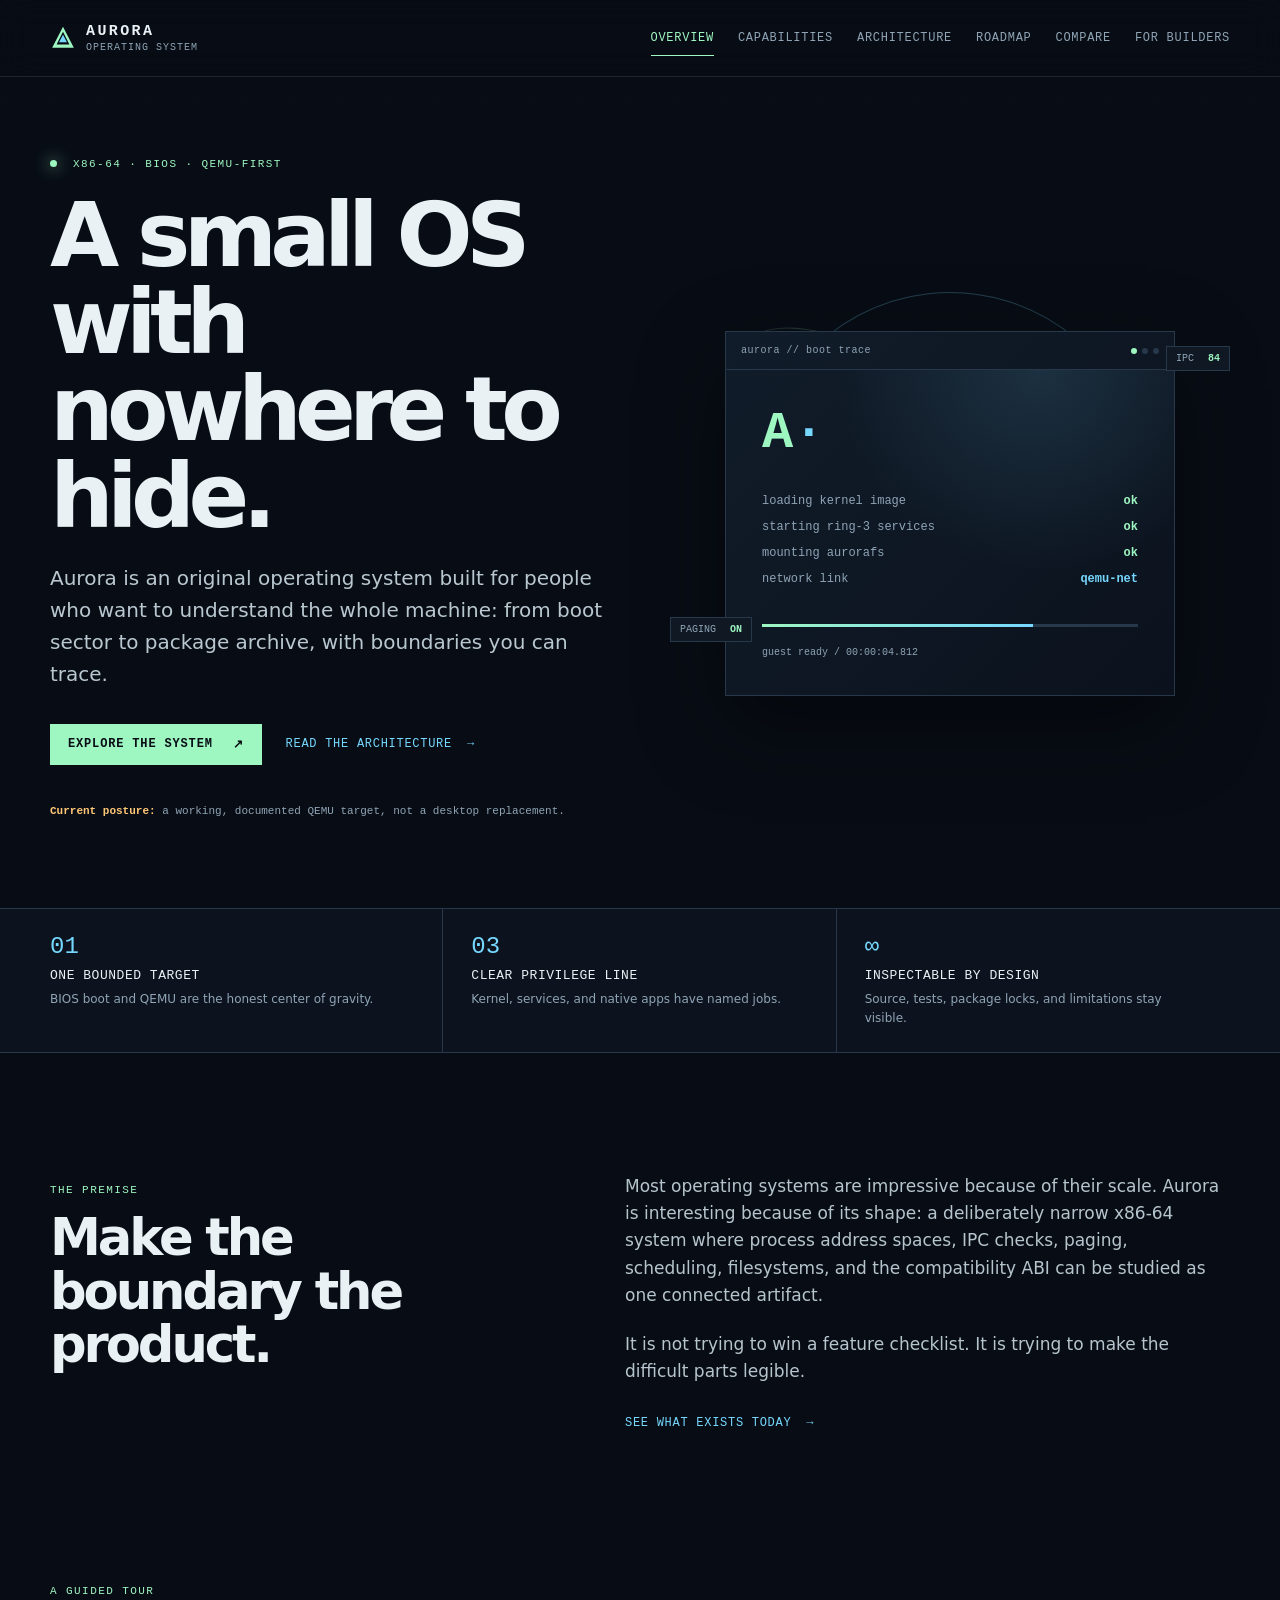
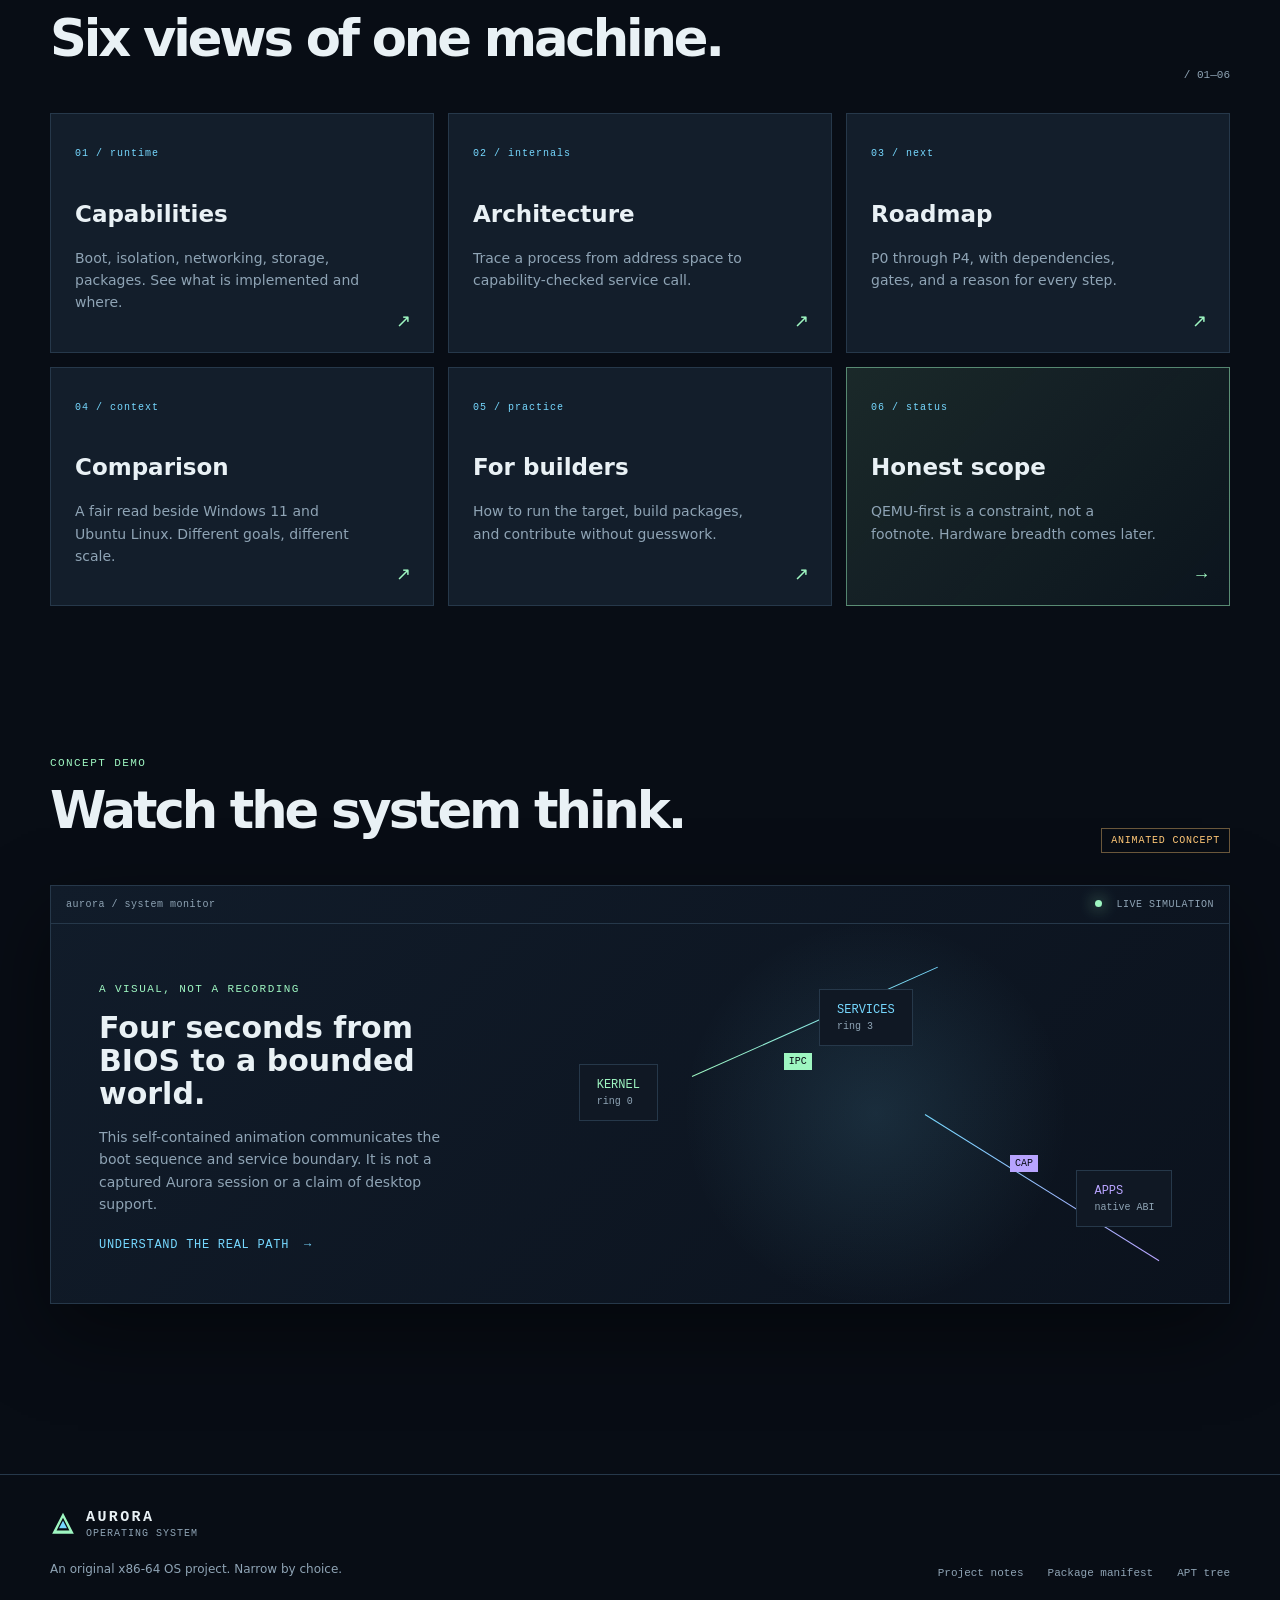
<file: index.html>
<!doctype html>
<html lang="en">
<head>
  <meta charset="utf-8">
  <meta name="viewport" content="width=device-width, initial-scale=1">
  <meta name="description" content="Aurora is a small, inspectable x86-64 operating system for deterministic systems work.">
  <meta name="theme-color" content="#0b1019">
  <title>Aurora OS | Systems you can inspect</title>
  <link rel="icon" href="assets/mark.svg" type="image/svg+xml">
  <link rel="stylesheet" href="assets/styles.css">
  <script defer src="assets/site.js"></script>
</head>
<body data-page="home">
  <a class="skip-link" href="#main">Skip to content</a>
  <header class="site-header"><div class="shell header-inner">
    <a class="brand" href="index.html" aria-label="Aurora home"><img src="assets/mark.svg" alt=""><span>AURORA<small>OPERATING SYSTEM</small></span></a>
    <button class="menu-toggle" aria-expanded="false" aria-controls="site-nav">Menu</button>
    <nav id="site-nav" class="site-nav" aria-label="Primary"><a data-nav="home" href="index.html">Overview</a><a data-nav="capabilities" href="capabilities.html">Capabilities</a><a data-nav="architecture" href="architecture.html">Architecture</a><a data-nav="roadmap" href="roadmap.html">Roadmap</a><a data-nav="comparison" href="comparison.html">Compare</a><a data-nav="builders" href="builders.html">For builders</a></nav>
  </div></header>
  <main id="main">
    <section class="hero shell"><div class="hero-copy"><p class="eyebrow"><span class="status-dot"></span> x86-64 · BIOS · QEMU-first</p><h1>A small OS with nowhere to hide.</h1><p class="lede">Aurora is an original operating system built for people who want to understand the whole machine: from boot sector to package archive, with boundaries you can trace.</p><div class="button-row"><a class="button button-primary" href="capabilities.html">Explore the system <span>↗</span></a><a class="text-link" href="architecture.html">Read the architecture <span>→</span></a></div><p class="hero-note"><strong>Current posture:</strong> a working, documented QEMU target, not a desktop replacement.</p></div><div class="hero-visual" aria-label="Animated concept view of an Aurora system booting"><div class="scanline"></div><div class="boot-window"><div class="window-bar"><span class="window-title">aurora // boot trace</span><span class="window-lights"><i></i><i></i><i></i></span></div><div class="boot-body"><div class="boot-logo">A<span>·</span></div><p>loading kernel image <b>ok</b></p><p>starting ring-3 services <b>ok</b></p><p>mounting aurorafs <b>ok</b></p><p>network link <b class="muted">qemu-net</b></p><div class="boot-progress"><span></span></div><small>guest ready / 00:00:04.812</small></div></div><div class="orbit orbit-one"></div><div class="orbit orbit-two"></div><div class="signal signal-a">IPC <b>84</b></div><div class="signal signal-b">PAGING <b>ON</b></div></div></section>
    <section class="proof-strip"><div class="shell proof-grid"><div><span class="metric">01</span><strong>One bounded target</strong><small>BIOS boot and QEMU are the honest center of gravity.</small></div><div><span class="metric">03</span><strong>Clear privilege line</strong><small>Kernel, services, and native apps have named jobs.</small></div><div><span class="metric">∞</span><strong>Inspectable by design</strong><small>Source, tests, package locks, and limitations stay visible.</small></div></div></section>
    <section class="shell section split-section"><div><p class="eyebrow">The premise</p><h2>Make the boundary the product.</h2></div><div class="section-copy"><p>Most operating systems are impressive because of their scale. Aurora is interesting because of its shape: a deliberately narrow x86-64 system where process address spaces, IPC checks, paging, scheduling, filesystems, and the compatibility ABI can be studied as one connected artifact.</p><p>It is not trying to win a feature checklist. It is trying to make the difficult parts legible.</p><a class="text-link" href="capabilities.html">See what exists today <span>→</span></a></div></section>
    <section class="shell section"><div class="section-heading"><div><p class="eyebrow">A guided tour</p><h2>Six views of one machine.</h2></div><span class="section-index">/ 01—06</span></div><div class="card-grid six-grid"><a class="feature-card" href="capabilities.html"><span class="card-kicker">01 / runtime</span><h3>Capabilities</h3><p>Boot, isolation, networking, storage, packages. See what is implemented and where.</p><span class="card-arrow">↗</span></a><a class="feature-card" href="architecture.html"><span class="card-kicker">02 / internals</span><h3>Architecture</h3><p>Trace a process from address space to capability-checked service call.</p><span class="card-arrow">↗</span></a><a class="feature-card" href="roadmap.html"><span class="card-kicker">03 / next</span><h3>Roadmap</h3><p>P0 through P4, with dependencies, gates, and a reason for every step.</p><span class="card-arrow">↗</span></a><a class="feature-card" href="comparison.html"><span class="card-kicker">04 / context</span><h3>Comparison</h3><p>A fair read beside Windows 11 and Ubuntu Linux. Different goals, different scale.</p><span class="card-arrow">↗</span></a><a class="feature-card" href="builders.html"><span class="card-kicker">05 / practice</span><h3>For builders</h3><p>How to run the target, build packages, and contribute without guesswork.</p><span class="card-arrow">↗</span></a><div class="feature-card feature-card-accent"><span class="card-kicker">06 / status</span><h3>Honest scope</h3><p>QEMU-first is a constraint, not a footnote. Hardware breadth comes later.</p><span class="card-arrow">→</span></div></div></section>
    <section class="shell section demo-section"><div class="section-heading"><div><p class="eyebrow">Concept demo</p><h2>Watch the system think.</h2></div><span class="pill pill-concept">ANIMATED CONCEPT</span></div><div class="demo-frame"><div class="demo-chrome"><span>aurora / system monitor</span><span class="live"><i></i> LIVE SIMULATION</span></div><div class="demo-content"><div class="demo-copy"><p class="eyebrow">A visual, not a recording</p><h3>Four seconds from BIOS to a bounded world.</h3><p>This self-contained animation communicates the boot sequence and service boundary. It is not a captured Aurora session or a claim of desktop support.</p><a class="text-link" href="architecture.html">Understand the real path <span>→</span></a></div><div class="pulse-map"><div class="pulse-node node-kernel">KERNEL<span>ring 0</span></div><div class="pulse-node node-services">SERVICES<span>ring 3</span></div><div class="pulse-node node-apps">APPS<span>native ABI</span></div><div class="pulse-line line-one"></div><div class="pulse-line line-two"></div><div class="pulse-packet packet-one">IPC</div><div class="pulse-packet packet-two">CAP</div></div></div></div></section>
  </main>
  <footer class="site-footer"><div class="shell footer-inner"><div><a class="brand" href="index.html"><img src="assets/mark.svg" alt=""><span>AURORA<small>OPERATING SYSTEM</small></span></a><p class="footer-note">An original x86-64 OS project. Narrow by choice.</p></div><div class="footer-links"><a href="README.md">Project notes</a><a href="release-manifest.json">Package manifest</a><a href="apt/">APT tree</a></div></div></footer>
</body>
</html>
</file>
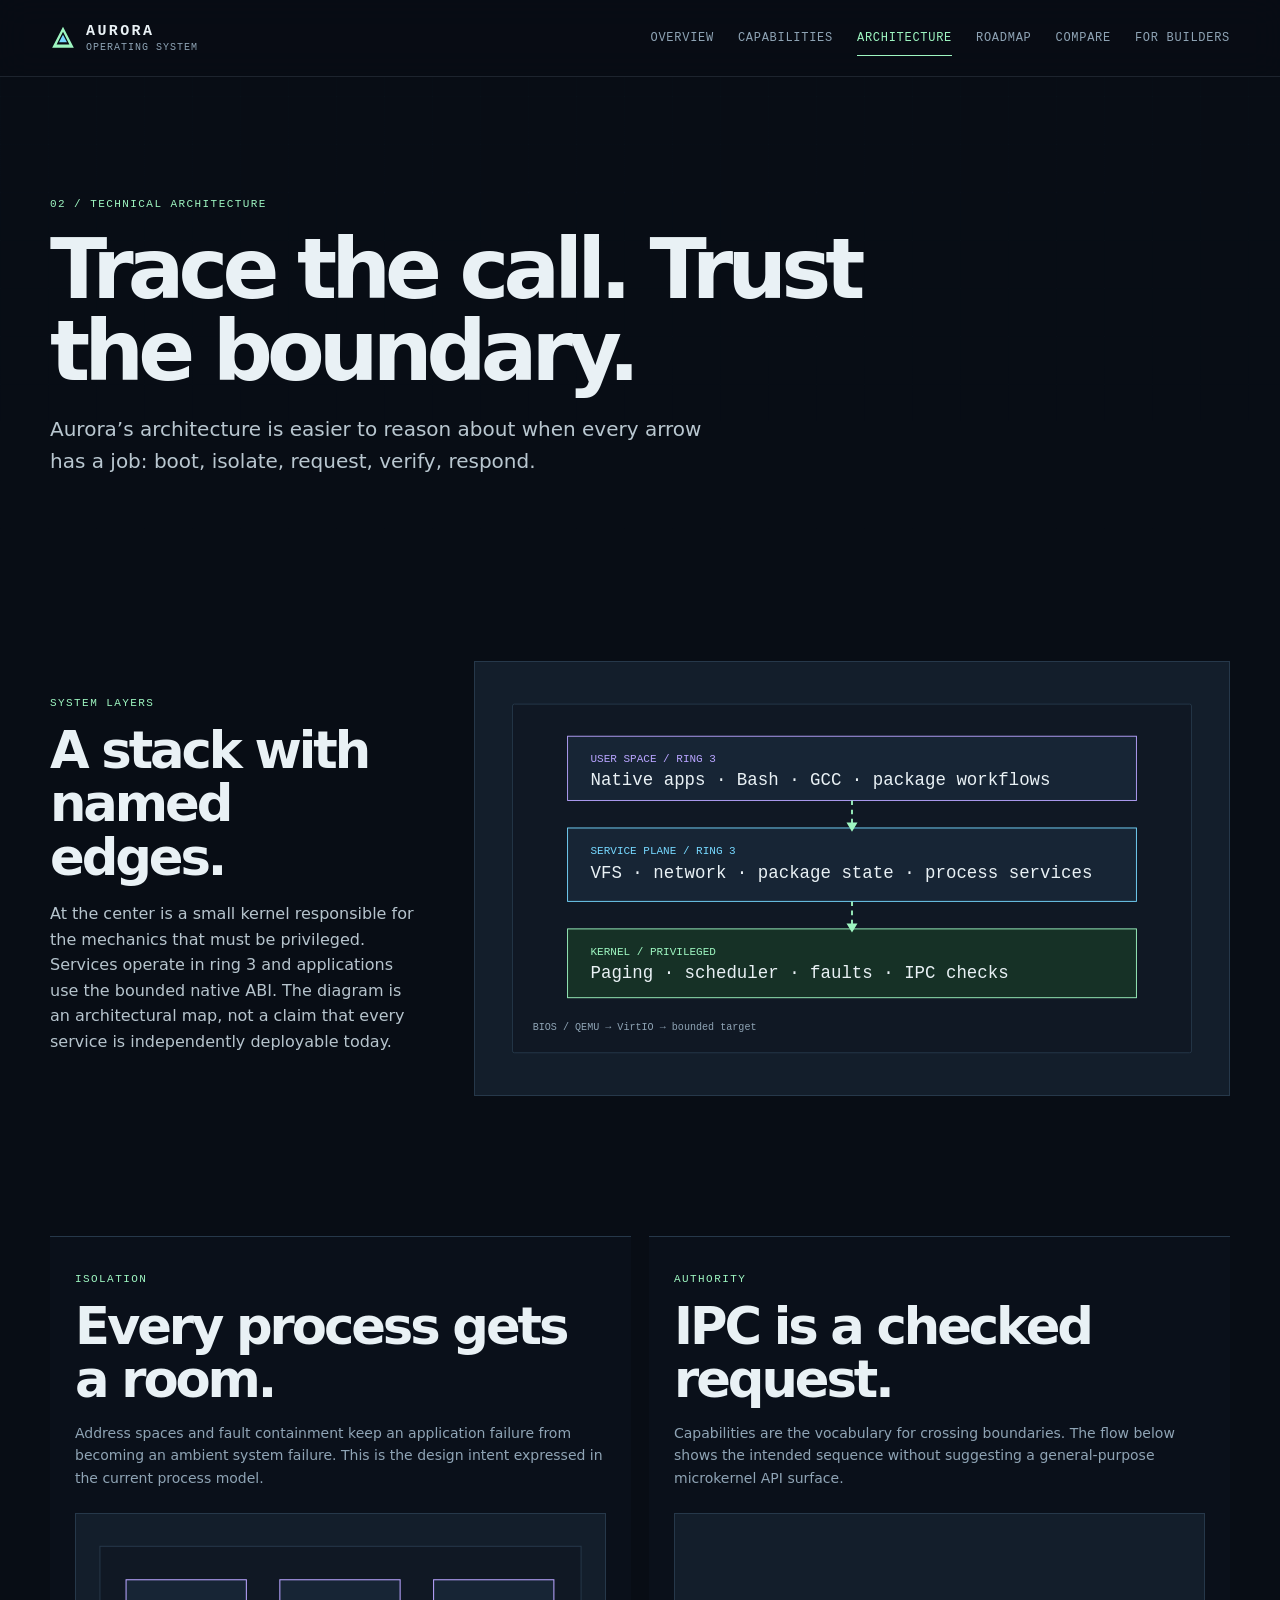
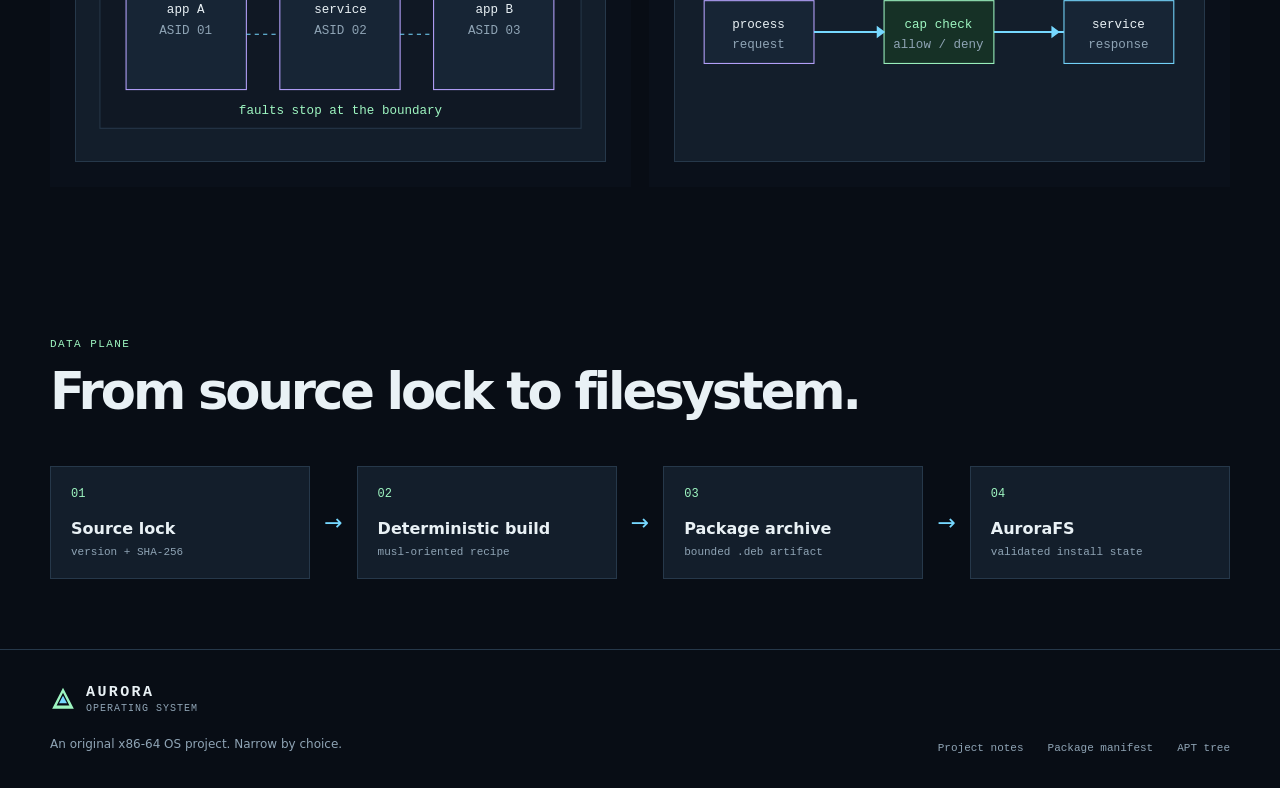
<file: architecture.html>
<!doctype html><html lang="en"><head><meta charset="utf-8"><meta name="viewport" content="width=device-width, initial-scale=1"><meta name="description" content="A technical overview of Aurora OS process isolation, IPC, capabilities, storage, and packages."><title>Architecture | Aurora OS</title><link rel="icon" href="assets/mark.svg" type="image/svg+xml"><link rel="stylesheet" href="assets/styles.css"><script defer src="assets/site.js"></script></head><body data-page="architecture"><a class="skip-link" href="#main">Skip to content</a><header class="site-header"><div class="shell header-inner"><a class="brand" href="index.html"><img src="assets/mark.svg" alt=""><span>AURORA<small>OPERATING SYSTEM</small></span></a><button class="menu-toggle" aria-expanded="false" aria-controls="site-nav">Menu</button><nav id="site-nav" class="site-nav" aria-label="Primary"><a data-nav="home" href="index.html">Overview</a><a data-nav="capabilities" href="capabilities.html">Capabilities</a><a data-nav="architecture" href="architecture.html">Architecture</a><a data-nav="roadmap" href="roadmap.html">Roadmap</a><a data-nav="comparison" href="comparison.html">Compare</a><a data-nav="builders" href="builders.html">For builders</a></nav></div></header><main id="main"><section class="shell page-intro"><p class="eyebrow">02 / Technical architecture</p><h1>Trace the call. Trust the boundary.</h1><p class="lede">Aurora’s architecture is easier to reason about when every arrow has a job: boot, isolate, request, verify, respond.</p></section><section class="shell section diagram-section"><div class="diagram-copy"><p class="eyebrow">System layers</p><h2>A stack with named edges.</h2><p>At the center is a small kernel responsible for the mechanics that must be privileged. Services operate in ring 3 and applications use the bounded native ABI. The diagram is an architectural map, not a claim that every service is independently deployable today.</p></div><div class="diagram-box"><svg viewBox="0 0 800 450" role="img" aria-labelledby="arch-title arch-desc"><title id="arch-title">Aurora layered architecture</title><desc id="arch-desc">Applications connect to ring-3 services, which connect through capability-checked IPC to the kernel and hardware.</desc><rect x="30" y="35" width="740" height="380" rx="2" fill="#101824" stroke="#26384a"/><g font-family="monospace"><rect x="90" y="70" width="620" height="70" fill="#172535" stroke="#b8a4ff"/><text x="115" y="98" fill="#b8a4ff" font-size="12">USER SPACE / RING 3</text><text x="115" y="123" fill="#e9f1f5" font-size="19">Native apps · Bash · GCC · package workflows</text><rect x="90" y="170" width="620" height="80" fill="#172535" stroke="#76d8ff"/><text x="115" y="198" fill="#76d8ff" font-size="12">SERVICE PLANE / RING 3</text><text x="115" y="225" fill="#e9f1f5" font-size="19">VFS · network · package state · process services</text><rect x="90" y="280" width="620" height="75" fill="#163126" stroke="#9ef6c1"/><text x="115" y="308" fill="#9ef6c1" font-size="12">KERNEL / PRIVILEGED</text><text x="115" y="334" fill="#e9f1f5" font-size="19">Paging · scheduler · faults · IPC checks</text><path d="M400 140v30M400 250v30" stroke="#9ef6c1" stroke-width="2" stroke-dasharray="5 5"/><path d="m394 164 6 10 6-10M394 274l6 10 6-10" fill="#9ef6c1"/><text x="52" y="390" fill="#8fa4b5" font-size="11">BIOS / QEMU → VirtIO → bounded target</text></g></svg></div></section><section class="shell section two-diagrams"><article><p class="eyebrow">Isolation</p><h2>Every process gets a room.</h2><p>Address spaces and fault containment keep an application failure from becoming an ambient system failure. This is the design intent expressed in the current process model.</p><div class="diagram-box compact"><svg viewBox="0 0 500 230" role="img" aria-label="Process isolation diagram"><rect x="20" y="28" width="460" height="174" fill="#101824" stroke="#26384a"/><rect x="45" y="60" width="115" height="105" fill="#172535" stroke="#b8a4ff"/><rect x="192" y="60" width="115" height="105" fill="#172535" stroke="#b8a4ff"/><rect x="339" y="60" width="115" height="105" fill="#172535" stroke="#b8a4ff"/><g fill="#e9f1f5" font-family="monospace" font-size="12" text-anchor="middle"><text x="102" y="92">app A</text><text x="102" y="112" fill="#8fa4b5">ASID 01</text><text x="250" y="92">service</text><text x="250" y="112" fill="#8fa4b5">ASID 02</text><text x="397" y="92">app B</text><text x="397" y="112" fill="#8fa4b5">ASID 03</text><text x="250" y="188" fill="#9ef6c1">faults stop at the boundary</text></g><path d="M160 112h32m115 0h32" stroke="#76d8ff" stroke-dasharray="4 4"/></svg></div></article><article><p class="eyebrow">Authority</p><h2>IPC is a checked request.</h2><p>Capabilities are the vocabulary for crossing boundaries. The flow below shows the intended sequence without suggesting a general-purpose microkernel API surface.</p><div class="diagram-box compact"><svg viewBox="0 0 500 230" role="img" aria-label="Capability checked IPC flow"><g font-family="monospace" font-size="12" text-anchor="middle"><rect x="25" y="80" width="105" height="60" fill="#172535" stroke="#b8a4ff"/><text x="77" y="106" fill="#e9f1f5">process</text><text x="77" y="125" fill="#8fa4b5">request</text><rect x="197" y="80" width="105" height="60" fill="#163126" stroke="#9ef6c1"/><text x="249" y="106" fill="#9ef6c1">cap check</text><text x="249" y="125" fill="#8fa4b5">allow / deny</text><rect x="369" y="80" width="105" height="60" fill="#172535" stroke="#76d8ff"/><text x="421" y="106" fill="#e9f1f5">service</text><text x="421" y="125" fill="#8fa4b5">response</text><path d="M130 110h67m105 0h67" stroke="#76d8ff" stroke-width="2"/><path d="m190 104 8 6-8 6m167-12 8 6-8 6" fill="#76d8ff"/></g></svg></div></article></section><section class="shell section"><div class="section-heading"><div><p class="eyebrow">Data plane</p><h2>From source lock to filesystem.</h2></div></div><div class="flow-row"><div class="flow-step"><b>01</b><strong>Source lock</strong><span>version + SHA-256</span></div><div class="flow-arrow">→</div><div class="flow-step"><b>02</b><strong>Deterministic build</strong><span>musl-oriented recipe</span></div><div class="flow-arrow">→</div><div class="flow-step"><b>03</b><strong>Package archive</strong><span>bounded .deb artifact</span></div><div class="flow-arrow">→</div><div class="flow-step"><b>04</b><strong>AuroraFS</strong><span>validated install state</span></div></div></section></main><footer class="site-footer"><div class="shell footer-inner"><div><a class="brand" href="index.html"><img src="assets/mark.svg" alt=""><span>AURORA<small>OPERATING SYSTEM</small></span></a><p class="footer-note">An original x86-64 OS project. Narrow by choice.</p></div><div class="footer-links"><a href="README.md">Project notes</a><a href="release-manifest.json">Package manifest</a><a href="apt/">APT tree</a></div></div></footer></body></html>
</file>
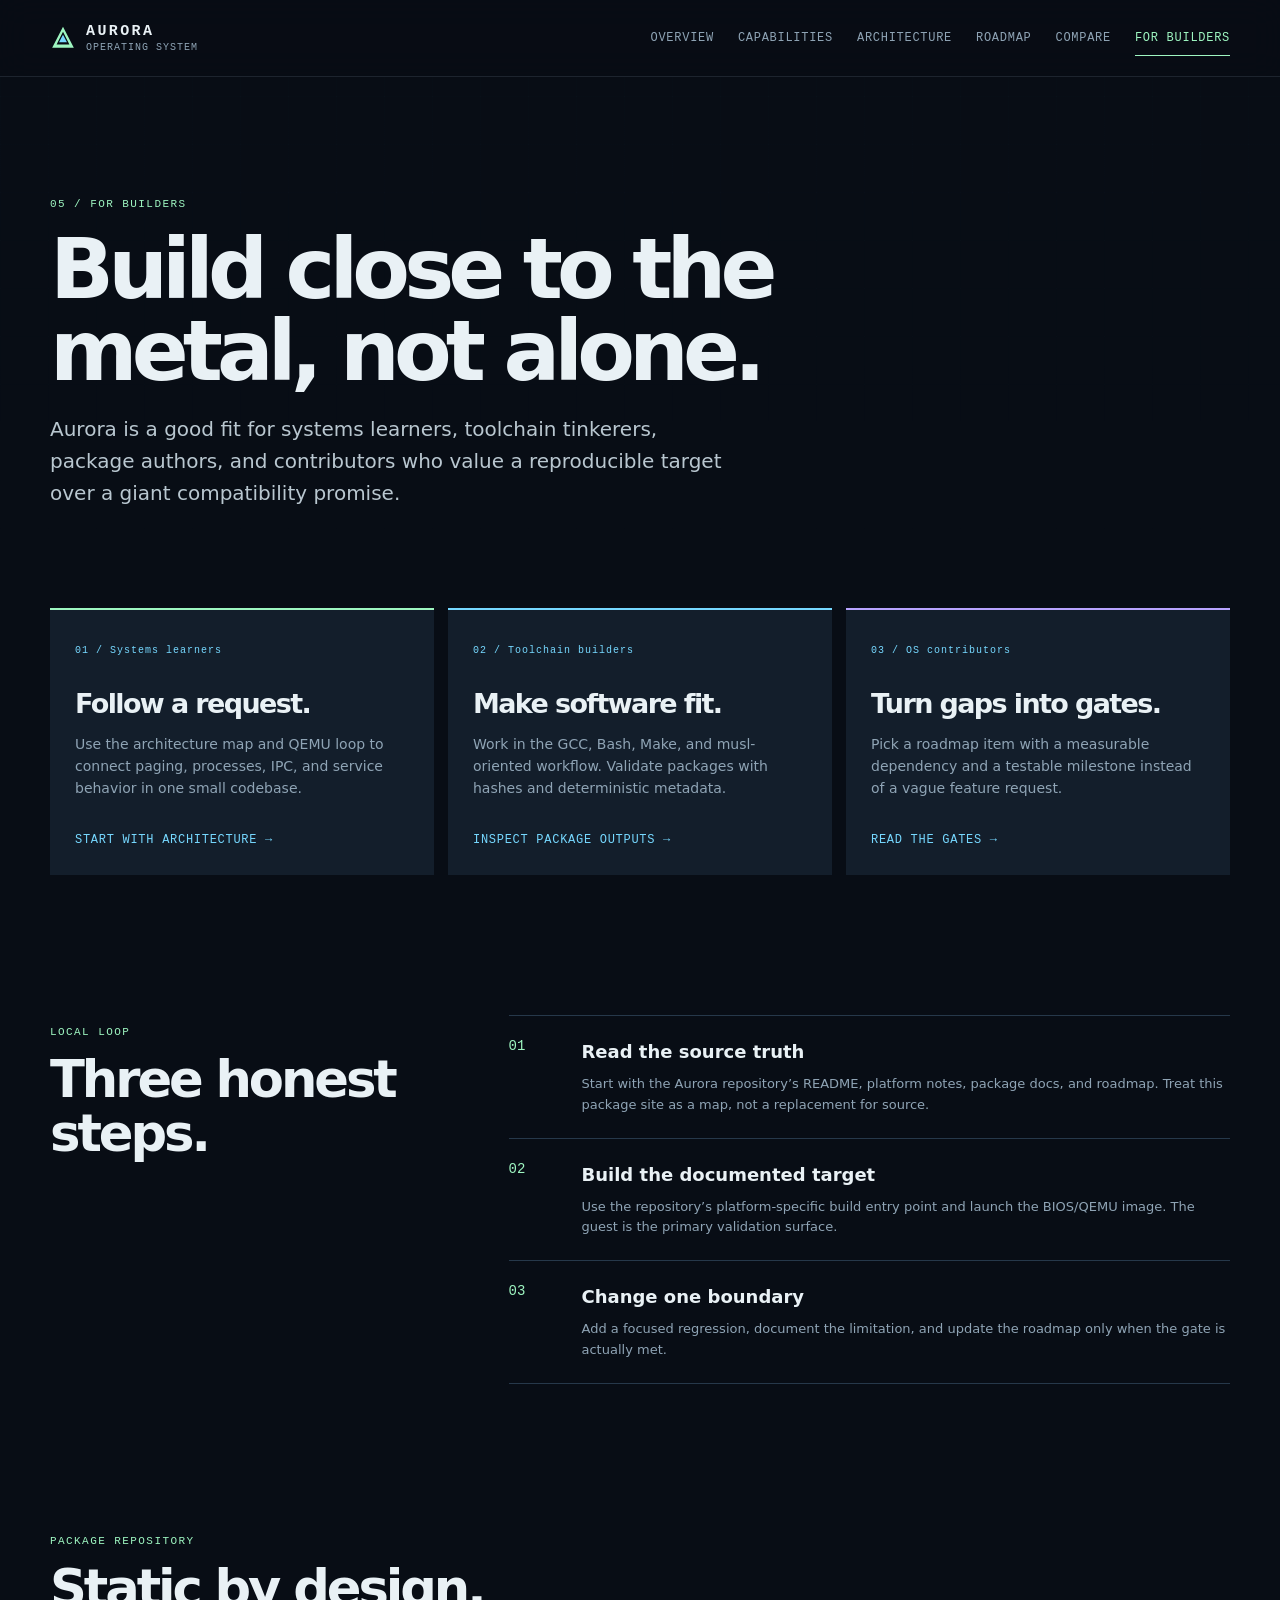
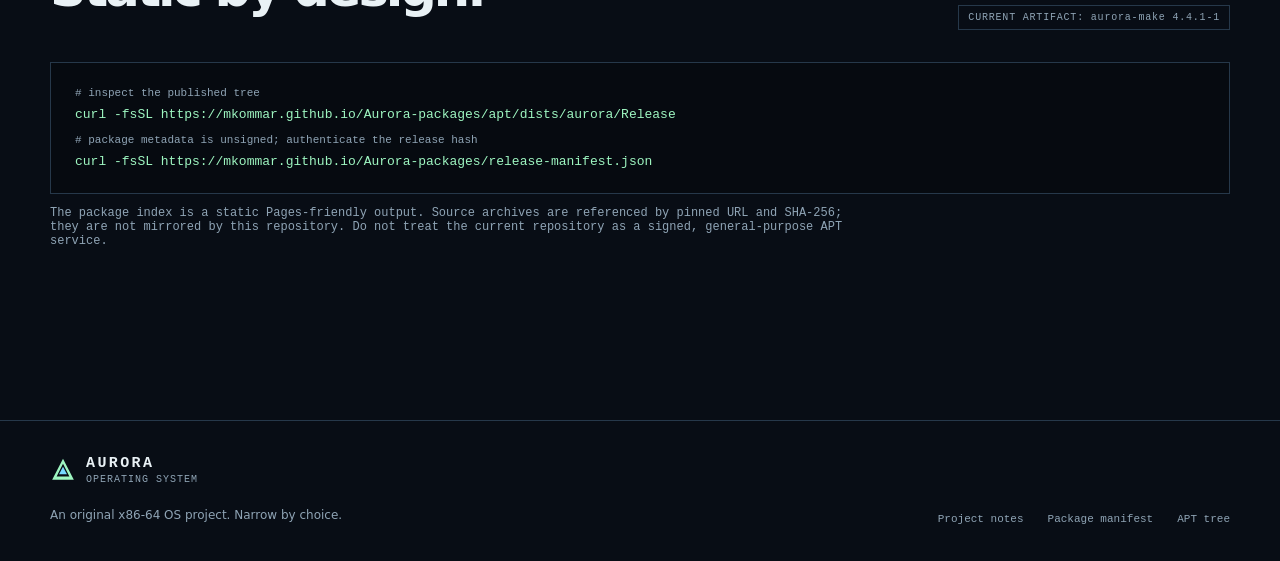
<file: builders.html>
<!doctype html><html lang="en"><head><meta charset="utf-8"><meta name="viewport" content="width=device-width, initial-scale=1"><meta name="description" content="How builders can explore, test, package, and contribute to Aurora OS."><title>For Builders | Aurora OS</title><link rel="icon" href="assets/mark.svg" type="image/svg+xml"><link rel="stylesheet" href="assets/styles.css"><script defer src="assets/site.js"></script></head><body data-page="builders"><a class="skip-link" href="#main">Skip to content</a><header class="site-header"><div class="shell header-inner"><a class="brand" href="index.html"><img src="assets/mark.svg" alt=""><span>AURORA<small>OPERATING SYSTEM</small></span></a><button class="menu-toggle" aria-expanded="false" aria-controls="site-nav">Menu</button><nav id="site-nav" class="site-nav" aria-label="Primary"><a data-nav="home" href="index.html">Overview</a><a data-nav="capabilities" href="capabilities.html">Capabilities</a><a data-nav="architecture" href="architecture.html">Architecture</a><a data-nav="roadmap" href="roadmap.html">Roadmap</a><a data-nav="comparison" href="comparison.html">Compare</a><a data-nav="builders" href="builders.html">For builders</a></nav></div></header><main id="main"><section class="shell page-intro"><p class="eyebrow">05 / For builders</p><h1>Build close to the metal, not alone.</h1><p class="lede">Aurora is a good fit for systems learners, toolchain tinkerers, package authors, and contributors who value a reproducible target over a giant compatibility promise.</p></section><section class="shell section use-case-grid"><article class="use-case"><span class="card-kicker">01 / Systems learners</span><h2>Follow a request.</h2><p>Use the architecture map and QEMU loop to connect paging, processes, IPC, and service behavior in one small codebase.</p><a class="text-link" href="architecture.html">Start with architecture →</a></article><article class="use-case"><span class="card-kicker">02 / Toolchain builders</span><h2>Make software fit.</h2><p>Work in the GCC, Bash, Make, and musl-oriented workflow. Validate packages with hashes and deterministic metadata.</p><a class="text-link" href="apt/">Inspect package outputs →</a></article><article class="use-case"><span class="card-kicker">03 / OS contributors</span><h2>Turn gaps into gates.</h2><p>Pick a roadmap item with a measurable dependency and a testable milestone instead of a vague feature request.</p><a class="text-link" href="roadmap.html">Read the gates →</a></article></section><section class="shell section setup-section"><div><p class="eyebrow">Local loop</p><h2>Three honest steps.</h2></div><div class="setup-list"><div class="setup-step"><b>01</b><div><h3>Read the source truth</h3><p>Start with the Aurora repository’s README, platform notes, package docs, and roadmap. Treat this package site as a map, not a replacement for source.</p></div></div><div class="setup-step"><b>02</b><div><h3>Build the documented target</h3><p>Use the repository’s platform-specific build entry point and launch the BIOS/QEMU image. The guest is the primary validation surface.</p></div></div><div class="setup-step"><b>03</b><div><h3>Change one boundary</h3><p>Add a focused regression, document the limitation, and update the roadmap only when the gate is actually met.</p></div></div></div></section><section class="shell section command-section"><div class="section-heading"><div><p class="eyebrow">Package repository</p><h2>Static by design.</h2></div><span class="pill">CURRENT ARTIFACT: aurora-make 4.4.1-1</span></div><div class="command-card"><div class="command-label"># inspect the published tree</div><code>curl -fsSL https://mkommar.github.io/Aurora-packages/apt/dists/aurora/Release</code><div class="command-label"># package metadata is unsigned; authenticate the release hash</div><code>curl -fsSL https://mkommar.github.io/Aurora-packages/release-manifest.json</code></div><p class="source-note">The package index is a static Pages-friendly output. Source archives are referenced by pinned URL and SHA-256; they are not mirrored by this repository. Do not treat the current repository as a signed, general-purpose APT service.</p></section></main><footer class="site-footer"><div class="shell footer-inner"><div><a class="brand" href="index.html"><img src="assets/mark.svg" alt=""><span>AURORA<small>OPERATING SYSTEM</small></span></a><p class="footer-note">An original x86-64 OS project. Narrow by choice.</p></div><div class="footer-links"><a href="README.md">Project notes</a><a href="release-manifest.json">Package manifest</a><a href="apt/">APT tree</a></div></div></footer></body></html>
</file>
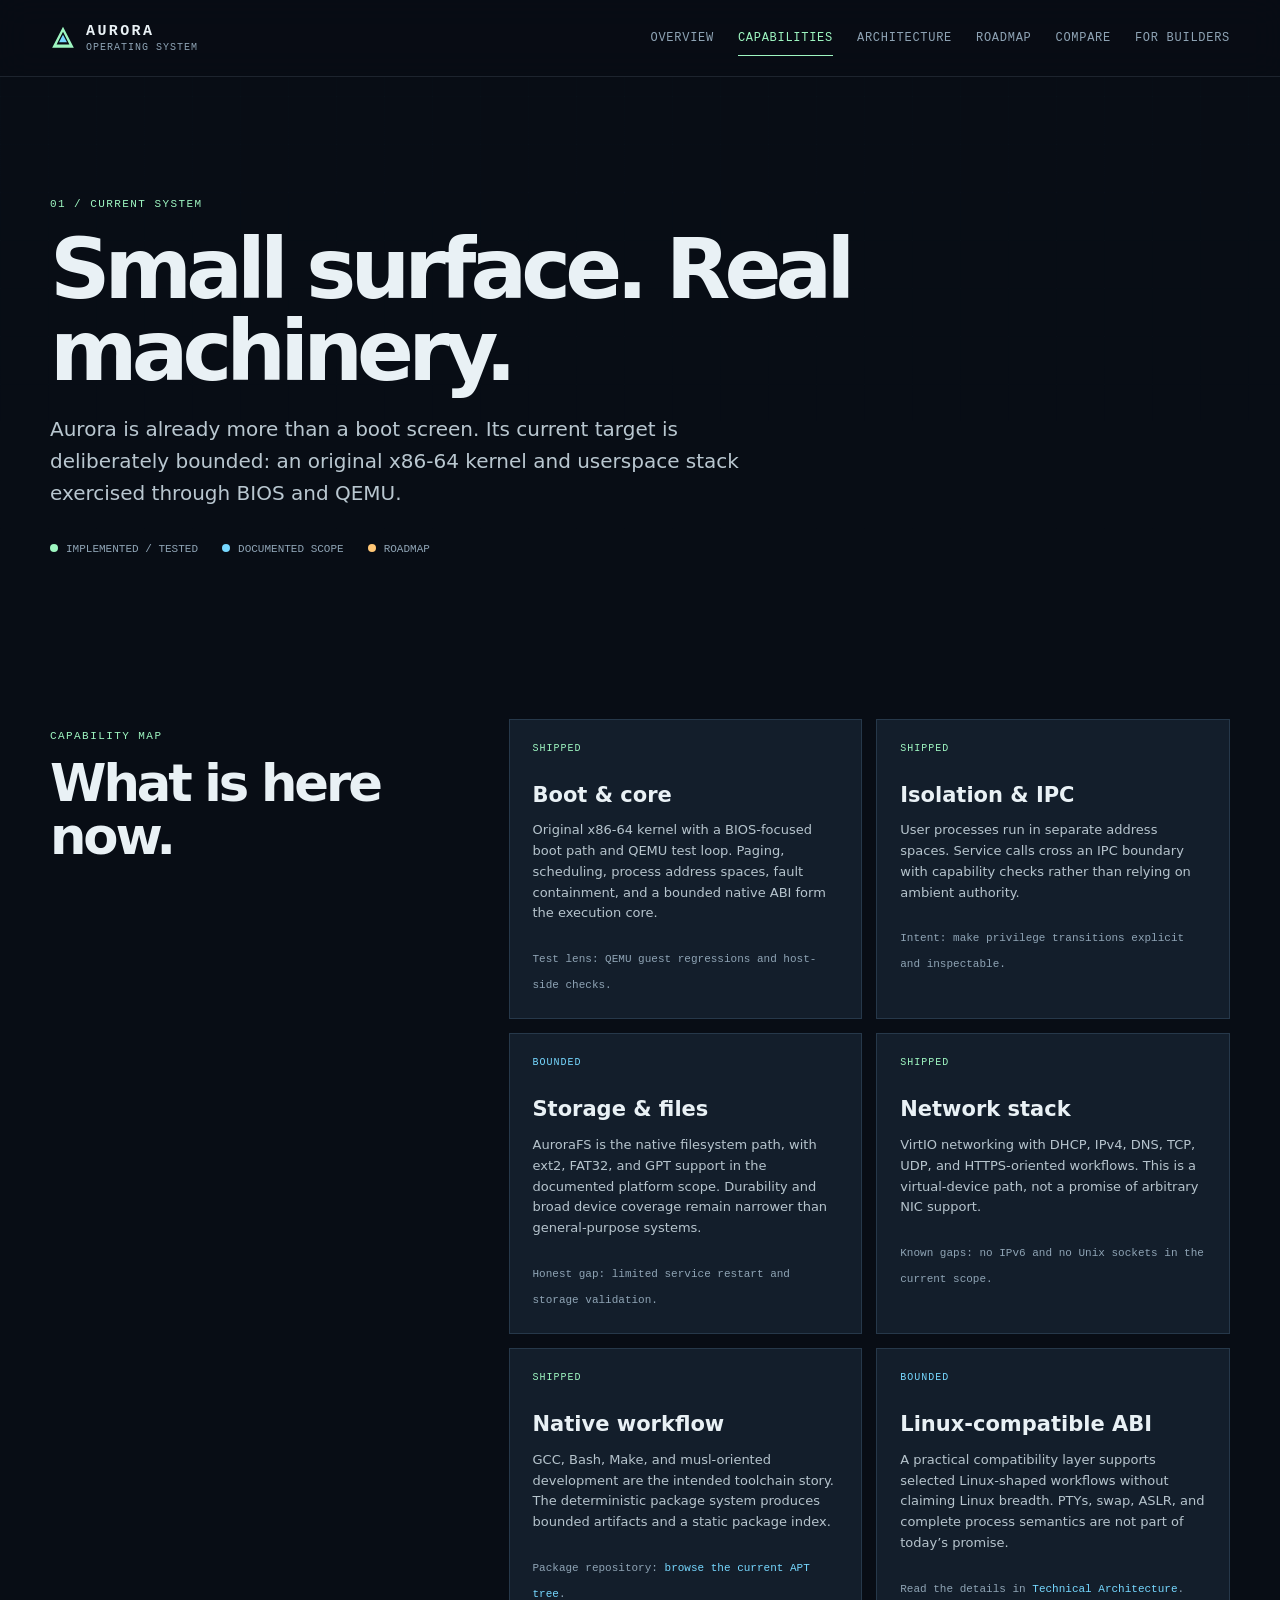
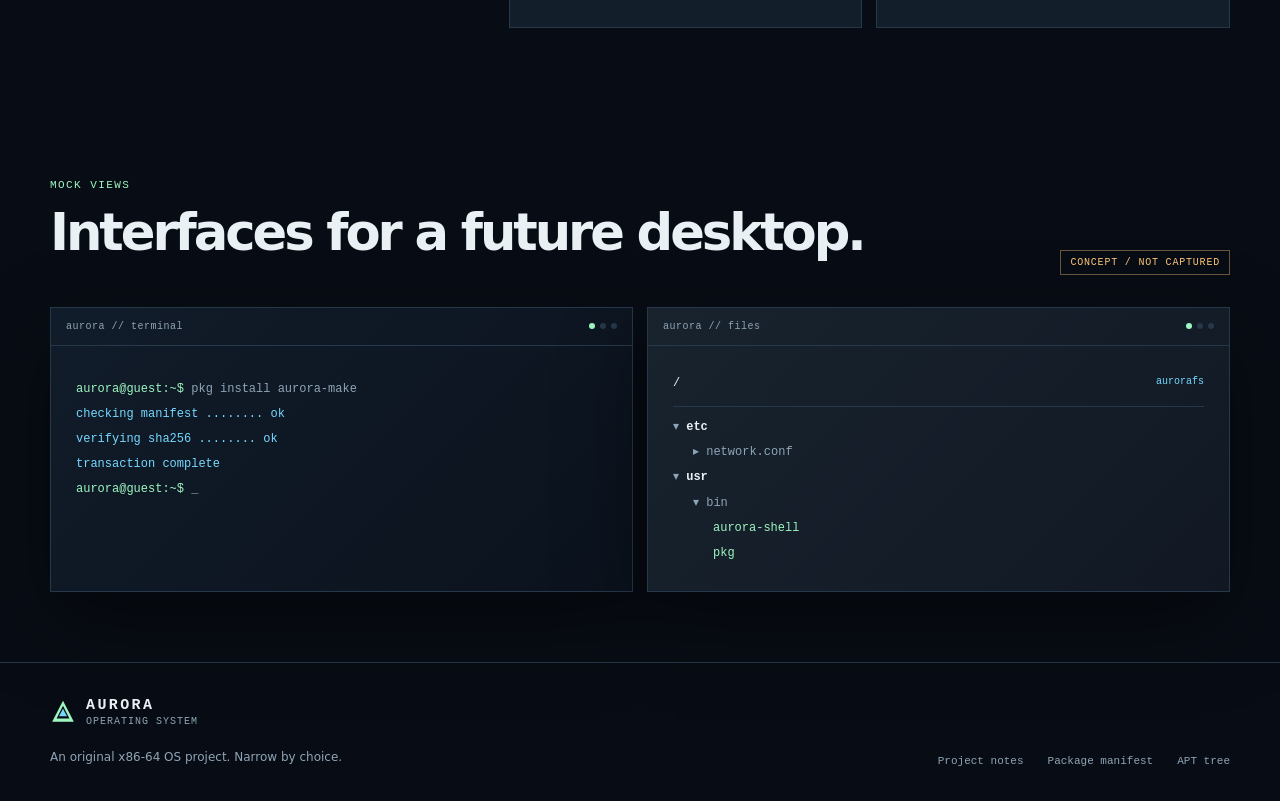
<file: capabilities.html>
<!doctype html><html lang="en"><head><meta charset="utf-8"><meta name="viewport" content="width=device-width, initial-scale=1"><meta name="description" content="Aurora operating system capabilities, implementation status, and honest limitations."><title>Capabilities | Aurora OS</title><link rel="icon" href="assets/mark.svg" type="image/svg+xml"><link rel="stylesheet" href="assets/styles.css"><script defer src="assets/site.js"></script></head><body data-page="capabilities"><a class="skip-link" href="#main">Skip to content</a><header class="site-header"><div class="shell header-inner"><a class="brand" href="index.html"><img src="assets/mark.svg" alt=""><span>AURORA<small>OPERATING SYSTEM</small></span></a><button class="menu-toggle" aria-expanded="false" aria-controls="site-nav">Menu</button><nav id="site-nav" class="site-nav" aria-label="Primary"><a data-nav="home" href="index.html">Overview</a><a data-nav="capabilities" href="capabilities.html">Capabilities</a><a data-nav="architecture" href="architecture.html">Architecture</a><a data-nav="roadmap" href="roadmap.html">Roadmap</a><a data-nav="comparison" href="comparison.html">Compare</a><a data-nav="builders" href="builders.html">For builders</a></nav></div></header><main id="main"><section class="shell page-intro"><p class="eyebrow">01 / Current system</p><h1>Small surface. Real machinery.</h1><p class="lede">Aurora is already more than a boot screen. Its current target is deliberately bounded: an original x86-64 kernel and userspace stack exercised through BIOS and QEMU.</p><div class="legend"><span><i class="legend-dot shipped"></i>Implemented / tested</span><span><i class="legend-dot scoped"></i>Documented scope</span><span><i class="legend-dot next"></i>Roadmap</span></div></section><section class="shell section capability-layout"><div><p class="eyebrow">Capability map</p><h2>What is here now.</h2></div><div class="capability-list"><article class="capability"><div class="capability-tag shipped">SHIPPED</div><h3>Boot &amp; core</h3><p>Original x86-64 kernel with a BIOS-focused boot path and QEMU test loop. Paging, scheduling, process address spaces, fault containment, and a bounded native ABI form the execution core.</p><small>Test lens: QEMU guest regressions and host-side checks.</small></article><article class="capability"><div class="capability-tag shipped">SHIPPED</div><h3>Isolation &amp; IPC</h3><p>User processes run in separate address spaces. Service calls cross an IPC boundary with capability checks rather than relying on ambient authority.</p><small>Intent: make privilege transitions explicit and inspectable.</small></article><article class="capability"><div class="capability-tag scoped">BOUNDED</div><h3>Storage &amp; files</h3><p>AuroraFS is the native filesystem path, with ext2, FAT32, and GPT support in the documented platform scope. Durability and broad device coverage remain narrower than general-purpose systems.</p><small>Honest gap: limited service restart and storage validation.</small></article><article class="capability"><div class="capability-tag shipped">SHIPPED</div><h3>Network stack</h3><p>VirtIO networking with DHCP, IPv4, DNS, TCP, UDP, and HTTPS-oriented workflows. This is a virtual-device path, not a promise of arbitrary NIC support.</p><small>Known gaps: no IPv6 and no Unix sockets in the current scope.</small></article><article class="capability"><div class="capability-tag shipped">SHIPPED</div><h3>Native workflow</h3><p>GCC, Bash, Make, and musl-oriented development are the intended toolchain story. The deterministic package system produces bounded artifacts and a static package index.</p><small>Package repository: <a href="apt/">browse the current APT tree</a>.</small></article><article class="capability"><div class="capability-tag scoped">BOUNDED</div><h3>Linux-compatible ABI</h3><p>A practical compatibility layer supports selected Linux-shaped workflows without claiming Linux breadth. PTYs, swap, ASLR, and complete process semantics are not part of today’s promise.</p><small>Read the details in <a href="architecture.html">Technical Architecture</a>.</small></article></div></section><section class="shell section"><div class="section-heading"><div><p class="eyebrow">Mock views</p><h2>Interfaces for a future desktop.</h2></div><span class="pill pill-concept">CONCEPT / NOT CAPTURED</span></div><div class="mock-grid"><div class="mock-window"><div class="window-bar"><span>aurora // terminal</span><span class="window-lights"><i></i><i></i><i></i></span></div><div class="mock-terminal"><p><span class="prompt">aurora@guest:~$</span> pkg install aurora-make</p><p class="ok">checking manifest ........ ok</p><p class="ok">verifying sha256 ........ ok</p><p class="ok">transaction complete</p><p><span class="prompt">aurora@guest:~$</span> _</p></div></div><div class="mock-window filesystem"><div class="window-bar"><span>aurora // files</span><span class="window-lights"><i></i><i></i><i></i></span></div><div class="file-tree"><div class="tree-head">/ <span>aurorafs</span></div><div>▾ <b>etc</b></div><div class="indent">▸ network.conf</div><div>▾ <b>usr</b></div><div class="indent">▾ bin</div><div class="indent double">aurora-shell</div><div class="indent double">pkg</div></div></div></div></section></main><footer class="site-footer"><div class="shell footer-inner"><div><a class="brand" href="index.html"><img src="assets/mark.svg" alt=""><span>AURORA<small>OPERATING SYSTEM</small></span></a><p class="footer-note">An original x86-64 OS project. Narrow by choice.</p></div><div class="footer-links"><a href="README.md">Project notes</a><a href="release-manifest.json">Package manifest</a><a href="apt/">APT tree</a></div></div></footer></body></html>
</file>
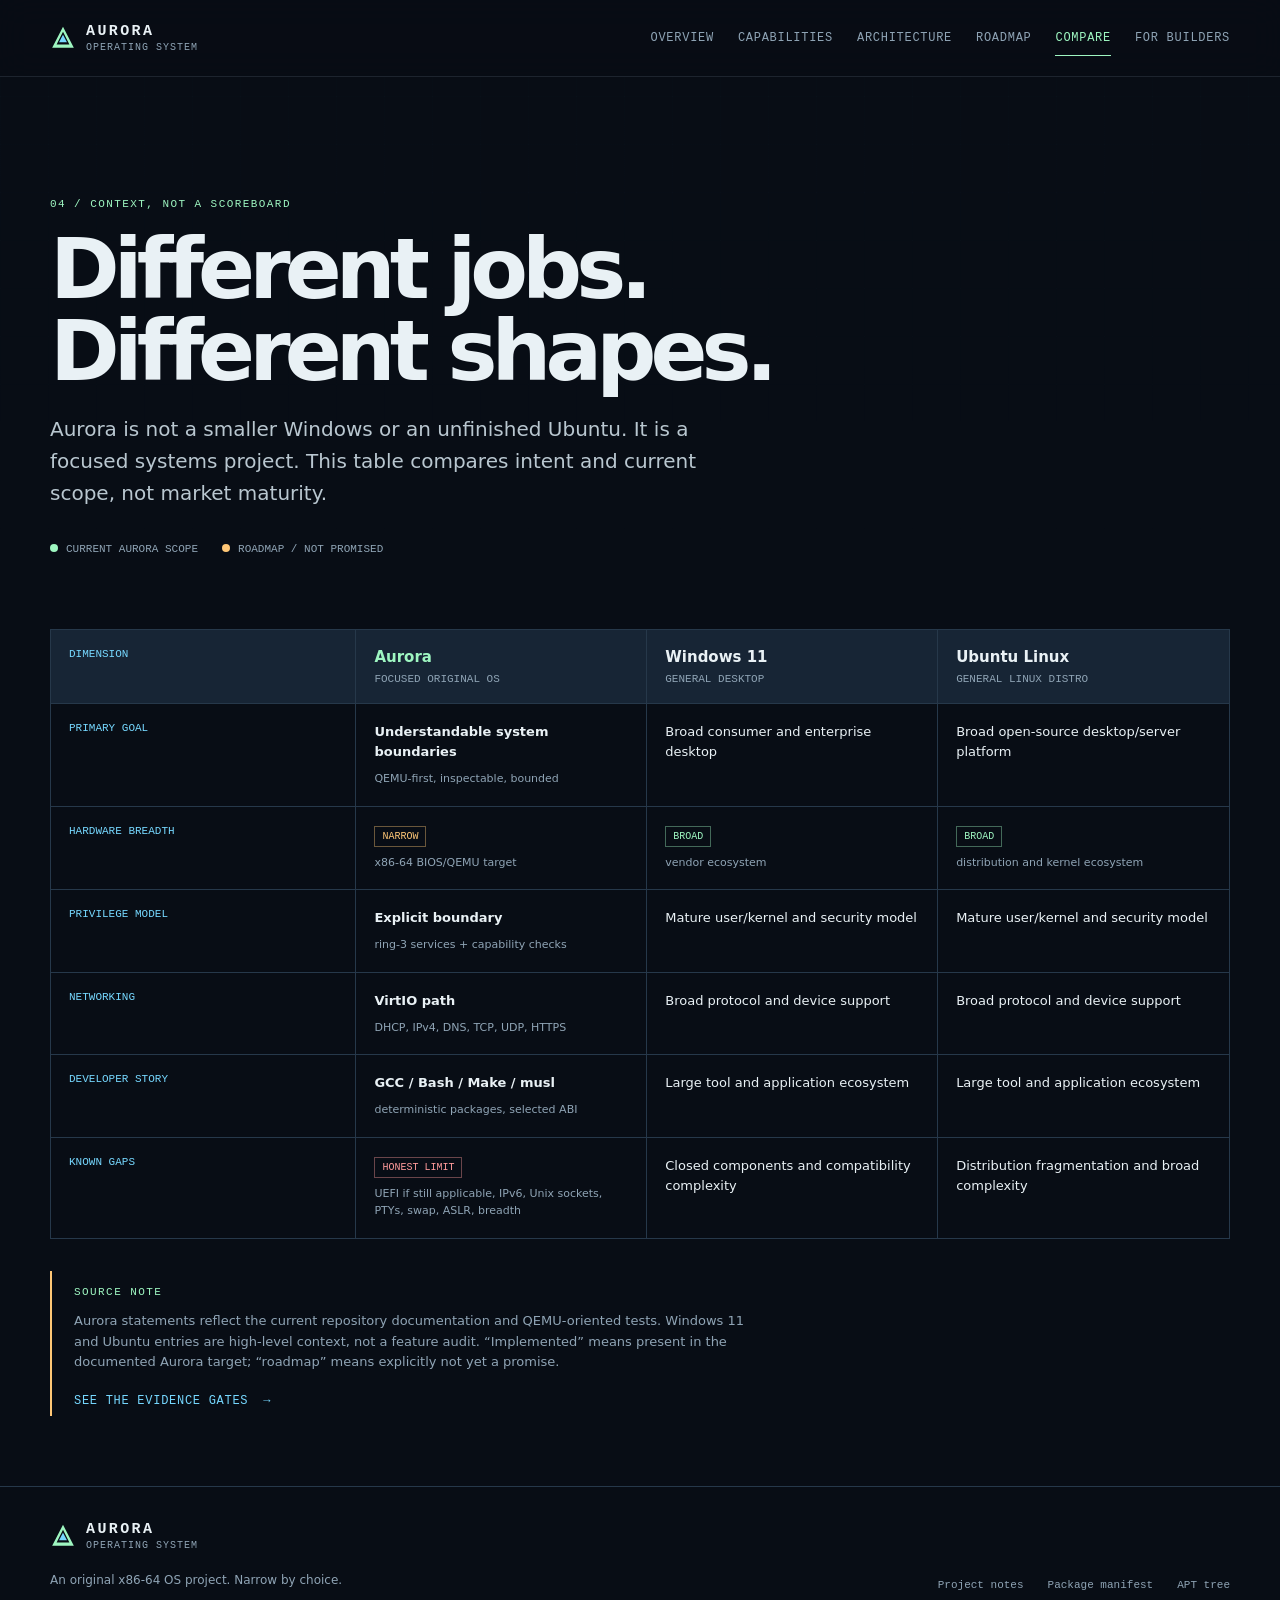
<file: comparison.html>
<!doctype html><html lang="en"><head><meta charset="utf-8"><meta name="viewport" content="width=device-width, initial-scale=1"><meta name="description" content="A scope-honest comparison of Aurora, Windows 11, and Ubuntu Linux."><title>Compare | Aurora OS</title><link rel="icon" href="assets/mark.svg" type="image/svg+xml"><link rel="stylesheet" href="assets/styles.css"><script defer src="assets/site.js"></script></head><body data-page="comparison"><a class="skip-link" href="#main">Skip to content</a><header class="site-header"><div class="shell header-inner"><a class="brand" href="index.html"><img src="assets/mark.svg" alt=""><span>AURORA<small>OPERATING SYSTEM</small></span></a><button class="menu-toggle" aria-expanded="false" aria-controls="site-nav">Menu</button><nav id="site-nav" class="site-nav" aria-label="Primary"><a data-nav="home" href="index.html">Overview</a><a data-nav="capabilities" href="capabilities.html">Capabilities</a><a data-nav="architecture" href="architecture.html">Architecture</a><a data-nav="roadmap" href="roadmap.html">Roadmap</a><a data-nav="comparison" href="comparison.html">Compare</a><a data-nav="builders" href="builders.html">For builders</a></nav></div></header><main id="main"><section class="shell page-intro"><p class="eyebrow">04 / Context, not a scoreboard</p><h1>Different jobs. Different shapes.</h1><p class="lede">Aurora is not a smaller Windows or an unfinished Ubuntu. It is a focused systems project. This table compares intent and current scope, not market maturity.</p><div class="legend"><span><i class="legend-dot shipped"></i>Current Aurora scope</span><span><i class="legend-dot next"></i>Roadmap / not promised</span></div></section><section class="shell section comparison-wrap"><div class="comparison-table" role="table" aria-label="Aurora, Windows 11, and Ubuntu Linux comparison"><div class="compare-row compare-head" role="row"><div role="columnheader">Dimension</div><div role="columnheader"><span class="table-brand aurora-brand">Aurora</span><small>focused original OS</small></div><div role="columnheader"><span class="table-brand">Windows 11</span><small>general desktop</small></div><div role="columnheader"><span class="table-brand">Ubuntu Linux</span><small>general Linux distro</small></div></div><div class="compare-row" role="row"><div role="rowheader">Primary goal</div><div role="cell"><b>Understandable system boundaries</b><small>QEMU-first, inspectable, bounded</small></div><div role="cell">Broad consumer and enterprise desktop</div><div role="cell">Broad open-source desktop/server platform</div></div><div class="compare-row" role="row"><div role="rowheader">Hardware breadth</div><div role="cell"><span class="status-chip scoped">NARROW</span><small>x86-64 BIOS/QEMU target</small></div><div role="cell"><span class="status-chip broad">BROAD</span><small>vendor ecosystem</small></div><div role="cell"><span class="status-chip broad">BROAD</span><small>distribution and kernel ecosystem</small></div></div><div class="compare-row" role="row"><div role="rowheader">Privilege model</div><div role="cell"><b>Explicit boundary</b><small>ring-3 services + capability checks</small></div><div role="cell">Mature user/kernel and security model</div><div role="cell">Mature user/kernel and security model</div></div><div class="compare-row" role="row"><div role="rowheader">Networking</div><div role="cell"><b>VirtIO path</b><small>DHCP, IPv4, DNS, TCP, UDP, HTTPS</small></div><div role="cell">Broad protocol and device support</div><div role="cell">Broad protocol and device support</div></div><div class="compare-row" role="row"><div role="rowheader">Developer story</div><div role="cell"><b>GCC / Bash / Make / musl</b><small>deterministic packages, selected ABI</small></div><div role="cell">Large tool and application ecosystem</div><div role="cell">Large tool and application ecosystem</div></div><div class="compare-row" role="row"><div role="rowheader">Known gaps</div><div role="cell"><span class="status-chip gap">HONEST LIMIT</span><small>UEFI if still applicable, IPv6, Unix sockets, PTYs, swap, ASLR, breadth</small></div><div role="cell">Closed components and compatibility complexity</div><div role="cell">Distribution fragmentation and broad complexity</div></div></div><aside class="assumption-note"><p class="eyebrow">Source note</p><p>Aurora statements reflect the current repository documentation and QEMU-oriented tests. Windows 11 and Ubuntu entries are high-level context, not a feature audit. “Implemented” means present in the documented Aurora target; “roadmap” means explicitly not yet a promise.</p><a class="text-link" href="roadmap.html">See the evidence gates <span>→</span></a></aside></section></main><footer class="site-footer"><div class="shell footer-inner"><div><a class="brand" href="index.html"><img src="assets/mark.svg" alt=""><span>AURORA<small>OPERATING SYSTEM</small></span></a><p class="footer-note">An original x86-64 OS project. Narrow by choice.</p></div><div class="footer-links"><a href="README.md">Project notes</a><a href="release-manifest.json">Package manifest</a><a href="apt/">APT tree</a></div></div></footer></body></html>
</file>
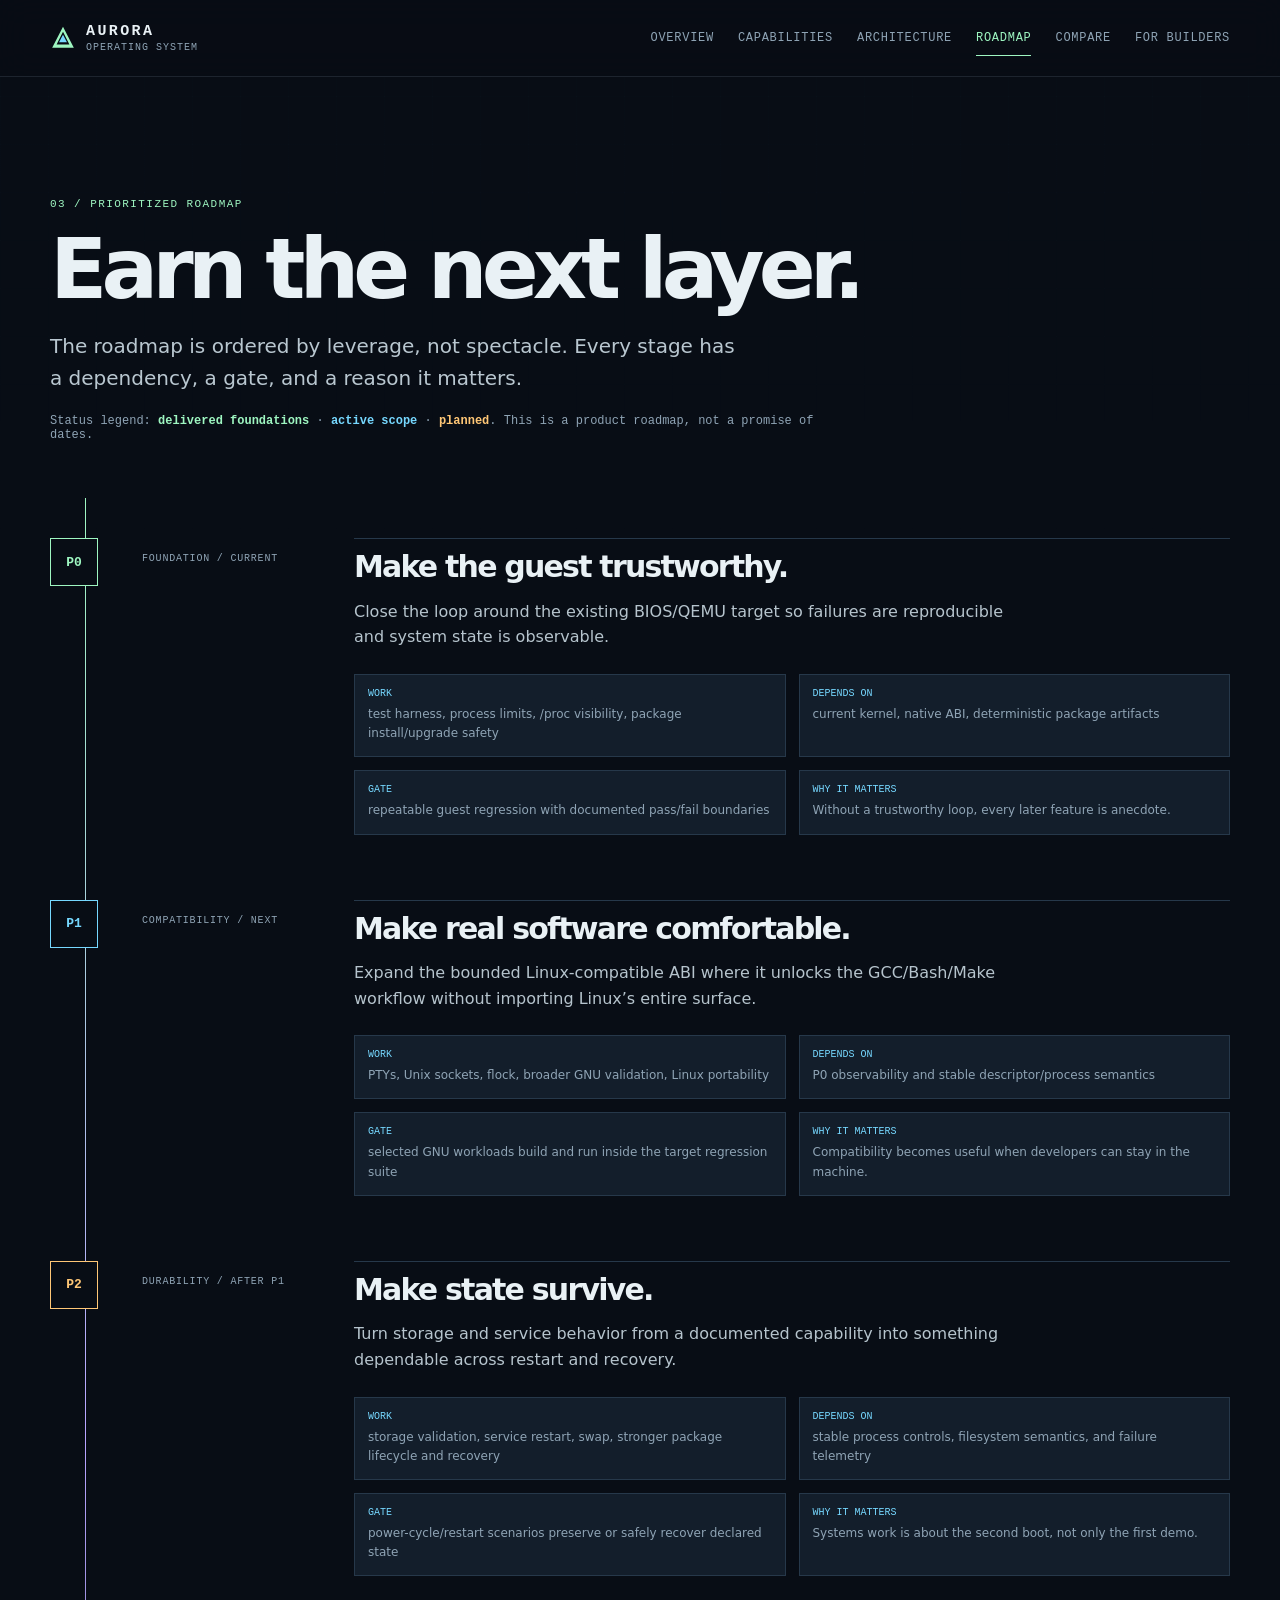
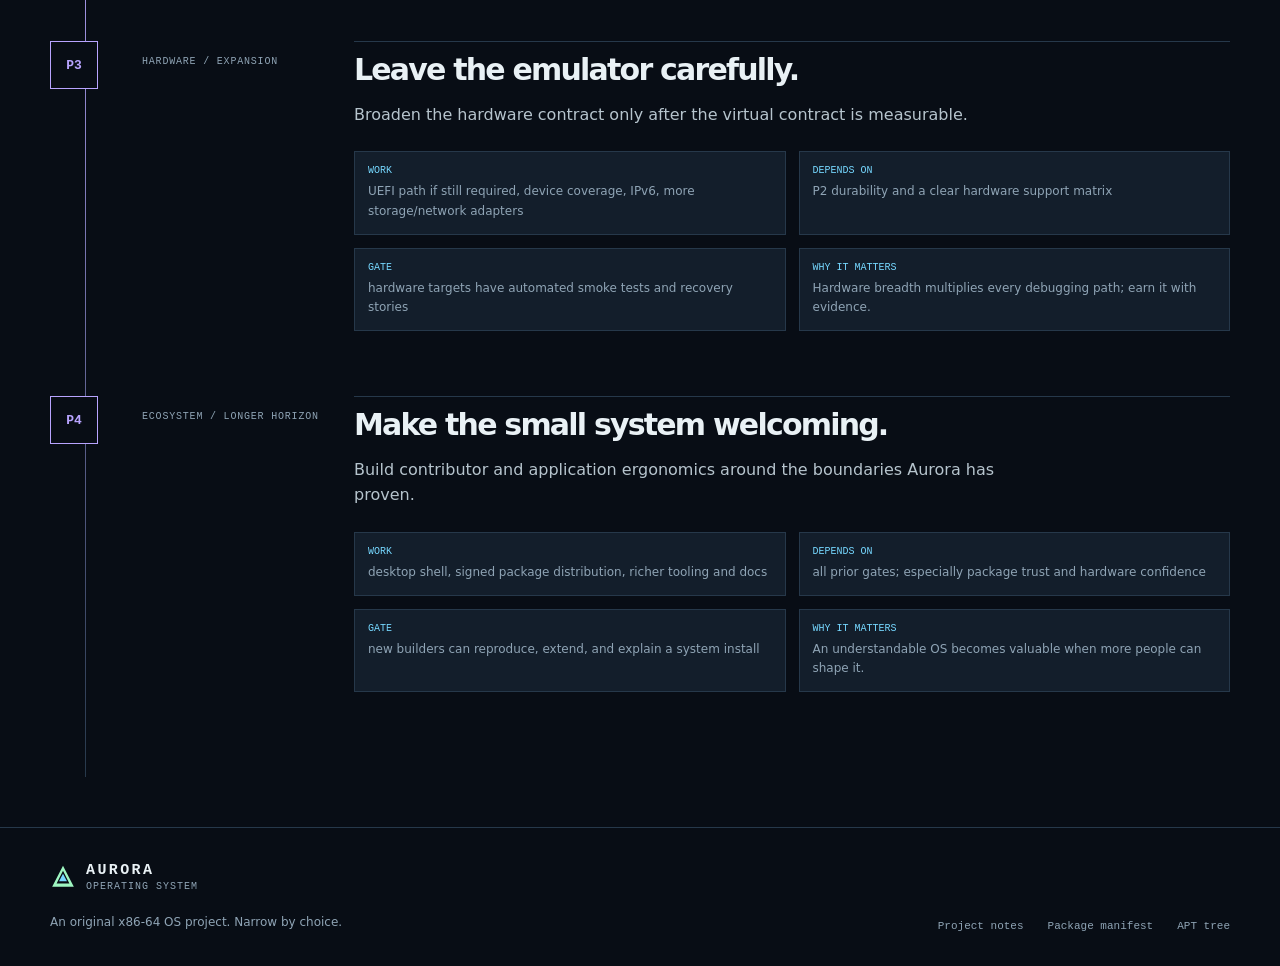
<file: roadmap.html>
<!doctype html><html lang="en"><head><meta charset="utf-8"><meta name="viewport" content="width=device-width, initial-scale=1"><meta name="description" content="Aurora OS prioritized P0-P4 roadmap with dependencies and milestone gates."><title>Roadmap | Aurora OS</title><link rel="icon" href="assets/mark.svg" type="image/svg+xml"><link rel="stylesheet" href="assets/styles.css"><script defer src="assets/site.js"></script></head><body data-page="roadmap"><a class="skip-link" href="#main">Skip to content</a><header class="site-header"><div class="shell header-inner"><a class="brand" href="index.html"><img src="assets/mark.svg" alt=""><span>AURORA<small>OPERATING SYSTEM</small></span></a><button class="menu-toggle" aria-expanded="false" aria-controls="site-nav">Menu</button><nav id="site-nav" class="site-nav" aria-label="Primary"><a data-nav="home" href="index.html">Overview</a><a data-nav="capabilities" href="capabilities.html">Capabilities</a><a data-nav="architecture" href="architecture.html">Architecture</a><a data-nav="roadmap" href="roadmap.html">Roadmap</a><a data-nav="comparison" href="comparison.html">Compare</a><a data-nav="builders" href="builders.html">For builders</a></nav></div></header><main id="main"><section class="shell page-intro"><p class="eyebrow">03 / Prioritized roadmap</p><h1>Earn the next layer.</h1><p class="lede">The roadmap is ordered by leverage, not spectacle. Every stage has a dependency, a gate, and a reason it matters.</p><p class="source-note">Status legend: <b class="text-green">delivered foundations</b> · <b class="text-cyan">active scope</b> · <b class="text-amber">planned</b>. This is a product roadmap, not a promise of dates.</p></section><section class="shell section roadmap"><div class="roadmap-line"></div><article class="road-stage stage-p0"><div class="stage-marker">P0</div><div class="stage-meta">FOUNDATION / CURRENT</div><div class="stage-body"><h2>Make the guest trustworthy.</h2><p>Close the loop around the existing BIOS/QEMU target so failures are reproducible and system state is observable.</p><div class="stage-grid"><div><b>Work</b><span>test harness, process limits, /proc visibility, package install/upgrade safety</span></div><div><b>Depends on</b><span>current kernel, native ABI, deterministic package artifacts</span></div><div><b>Gate</b><span>repeatable guest regression with documented pass/fail boundaries</span></div><div><b>Why it matters</b><span>Without a trustworthy loop, every later feature is anecdote.</span></div></div></div></article><article class="road-stage stage-p1"><div class="stage-marker">P1</div><div class="stage-meta">COMPATIBILITY / NEXT</div><div class="stage-body"><h2>Make real software comfortable.</h2><p>Expand the bounded Linux-compatible ABI where it unlocks the GCC/Bash/Make workflow without importing Linux’s entire surface.</p><div class="stage-grid"><div><b>Work</b><span>PTYs, Unix sockets, flock, broader GNU validation, Linux portability</span></div><div><b>Depends on</b><span>P0 observability and stable descriptor/process semantics</span></div><div><b>Gate</b><span>selected GNU workloads build and run inside the target regression suite</span></div><div><b>Why it matters</b><span>Compatibility becomes useful when developers can stay in the machine.</span></div></div></div></article><article class="road-stage stage-p2"><div class="stage-marker">P2</div><div class="stage-meta">DURABILITY / AFTER P1</div><div class="stage-body"><h2>Make state survive.</h2><p>Turn storage and service behavior from a documented capability into something dependable across restart and recovery.</p><div class="stage-grid"><div><b>Work</b><span>storage validation, service restart, swap, stronger package lifecycle and recovery</span></div><div><b>Depends on</b><span>stable process controls, filesystem semantics, and failure telemetry</span></div><div><b>Gate</b><span>power-cycle/restart scenarios preserve or safely recover declared state</span></div><div><b>Why it matters</b><span>Systems work is about the second boot, not only the first demo.</span></div></div></div></article><article class="road-stage stage-p3"><div class="stage-marker">P3</div><div class="stage-meta">HARDWARE / EXPANSION</div><div class="stage-body"><h2>Leave the emulator carefully.</h2><p>Broaden the hardware contract only after the virtual contract is measurable.</p><div class="stage-grid"><div><b>Work</b><span>UEFI path if still required, device coverage, IPv6, more storage/network adapters</span></div><div><b>Depends on</b><span>P2 durability and a clear hardware support matrix</span></div><div><b>Gate</b><span>hardware targets have automated smoke tests and recovery stories</span></div><div><b>Why it matters</b><span>Hardware breadth multiplies every debugging path; earn it with evidence.</span></div></div></div></article><article class="road-stage stage-p4"><div class="stage-marker">P4</div><div class="stage-meta">ECOSYSTEM / LONGER HORIZON</div><div class="stage-body"><h2>Make the small system welcoming.</h2><p>Build contributor and application ergonomics around the boundaries Aurora has proven.</p><div class="stage-grid"><div><b>Work</b><span>desktop shell, signed package distribution, richer tooling and docs</span></div><div><b>Depends on</b><span>all prior gates; especially package trust and hardware confidence</span></div><div><b>Gate</b><span>new builders can reproduce, extend, and explain a system install</span></div><div><b>Why it matters</b><span>An understandable OS becomes valuable when more people can shape it.</span></div></div></div></article></section></main><footer class="site-footer"><div class="shell footer-inner"><div><a class="brand" href="index.html"><img src="assets/mark.svg" alt=""><span>AURORA<small>OPERATING SYSTEM</small></span></a><p class="footer-note">An original x86-64 OS project. Narrow by choice.</p></div><div class="footer-links"><a href="README.md">Project notes</a><a href="release-manifest.json">Package manifest</a><a href="apt/">APT tree</a></div></div></footer></body></html>
</file>
<file: assets/styles.css>
:root{--ink:#080d15;--graphite:#101824;--panel:#131e2b;--panel-2:#172535;--line:#26384a;--text:#e9f1f5;--muted:#8fa4b5;--green:#9ef6c1;--cyan:#76d8ff;--violet:#b8a4ff;--amber:#ffc776;--danger:#ff9b9b;--mono:"SFMono-Regular",Consolas,"Liberation Mono",monospace;--sans:Inter,ui-sans-serif,system-ui,-apple-system,BlinkMacSystemFont,"Segoe UI",sans-serif}*{box-sizing:border-box}html{scroll-behavior:smooth}body{margin:0;background:var(--ink);color:var(--text);font-family:var(--sans);line-height:1.6}body:before{content:"";position:fixed;inset:0;pointer-events:none;opacity:.3;background-image:linear-gradient(rgba(118,216,255,.04) 1px,transparent 1px),linear-gradient(90deg,rgba(118,216,255,.04) 1px,transparent 1px);background-size:48px 48px;mask-image:linear-gradient(to bottom,#000,transparent 72%);z-index:-1}a{color:inherit;text-decoration:none}.shell{width:min(1180px,calc(100% - 48px));margin:auto}.skip-link{position:absolute;left:-999px;top:12px;background:var(--green);color:var(--ink);padding:8px 12px;z-index:10}.skip-link:focus{left:12px}.site-header{border-bottom:1px solid rgba(143,164,181,.16);background:rgba(8,13,21,.88);backdrop-filter:blur(16px);position:sticky;top:0;z-index:5}.header-inner{min-height:76px;display:flex;align-items:center;justify-content:space-between;gap:30px}.brand{display:inline-flex;align-items:center;gap:10px;font:700 15px var(--mono);letter-spacing:.16em}.brand img{width:26px;height:26px}.brand small{display:block;color:var(--muted);font:10px var(--mono);letter-spacing:.1em;margin-top:2px}.site-nav{display:flex;gap:24px;color:var(--muted);font:12px var(--mono);text-transform:uppercase;letter-spacing:.06em}.site-nav a{padding:10px 0;border-bottom:1px solid transparent}.site-nav a:hover,.site-nav a.active{color:var(--green);border-color:var(--green)}.menu-toggle{display:none;background:none;color:var(--text);border:1px solid var(--line);padding:8px 12px;font:12px var(--mono);text-transform:uppercase}.hero{display:grid;grid-template-columns:1fr 1fr;min-height:680px;align-items:center;gap:60px;padding-top:70px;padding-bottom:80px}.eyebrow{color:var(--green);font:11px var(--mono);letter-spacing:.13em;text-transform:uppercase}.status-dot,.live i{display:inline-block;width:7px;height:7px;border-radius:50%;background:var(--green);box-shadow:0 0 16px var(--green);margin-right:8px}.hero h1{font-size:clamp(48px,7vw,92px);line-height:.97;letter-spacing:-.075em;max-width:650px;margin:22px 0}.lede{font-size:20px;color:#b9c7d0;max-width:570px}.button-row{display:flex;align-items:center;gap:24px;margin-top:34px}.button{display:inline-flex;gap:20px;align-items:center;padding:13px 18px;font:12px var(--mono);text-transform:uppercase;letter-spacing:.07em}.button-primary{background:var(--green);color:var(--ink);font-weight:700}.button-primary:hover{background:#d0ffe0;transform:translateY(-2px)}.text-link{color:var(--cyan);font:12px var(--mono);text-transform:uppercase;letter-spacing:.06em}.text-link span{display:inline-block;margin-left:7px}.hero-note{color:var(--muted);font:11px var(--mono);margin-top:40px}.hero-note strong{color:var(--amber)}.hero-visual{min-height:470px;position:relative;display:grid;place-items:center}.boot-window,.demo-frame,.mock-window{border:1px solid var(--line);background:linear-gradient(135deg,#111c2a,#0b121d);box-shadow:0 30px 80px rgba(0,0,0,.45)}.boot-window{width:min(450px,100%);position:relative;z-index:1;animation:float 7s ease-in-out infinite}.window-bar,.demo-chrome{height:38px;padding:0 15px;display:flex;align-items:center;justify-content:space-between;border-bottom:1px solid var(--line);font:10px var(--mono);color:var(--muted);letter-spacing:.05em}.window-lights{display:flex;gap:5px}.window-lights i{width:6px;height:6px;border-radius:50%;background:var(--line)}.window-lights i:first-child{background:var(--green)}.boot-body{padding:38px 36px 32px;background:radial-gradient(circle at 70% 0,rgba(118,216,255,.13),transparent 45%)}.boot-logo{font:700 52px var(--mono);color:var(--green);line-height:1;margin-bottom:34px}.boot-logo span{color:var(--cyan)}.boot-body p{font:12px var(--mono);color:var(--muted);margin:12px 0}.boot-body b{color:var(--green);float:right}.boot-body b.muted{color:var(--cyan)}.boot-progress{height:3px;background:var(--line);margin:38px 0 10px}.boot-progress span{display:block;width:72%;height:100%;background:linear-gradient(90deg,var(--green),var(--cyan));animation:progress 4s ease-in-out infinite alternate}.boot-body small{font:10px var(--mono);color:var(--muted)}.orbit{position:absolute;border:1px solid rgba(118,216,255,.24);border-radius:50%;width:390px;height:390px;transform:rotate(-28deg);animation:spin 18s linear infinite}.orbit-two{width:500px;height:170px;border-color:rgba(158,246,193,.18);transform:rotate(35deg);animation-duration:25s}.signal{position:absolute;padding:6px 9px;border:1px solid var(--line);background:var(--graphite);font:10px var(--mono);color:var(--muted);z-index:2}.signal b{color:var(--green);margin-left:8px}.signal-a{top:20%;right:0}.signal-b{bottom:17%;left:0}.proof-strip{border-top:1px solid var(--line);border-bottom:1px solid var(--line);background:rgba(16,24,36,.64)}.proof-grid{display:grid;grid-template-columns:repeat(3,1fr)}.proof-grid>div{padding:24px 28px;border-right:1px solid var(--line)}.proof-grid>div:first-child{padding-left:0}.proof-grid>div:last-child{border:0}.metric{display:block;color:var(--cyan);font:24px var(--mono);margin-bottom:8px}.proof-grid strong,.proof-grid small{display:block}.proof-grid strong{font:13px var(--mono);text-transform:uppercase;letter-spacing:.04em}.proof-grid small{color:var(--muted);font-size:12px;margin-top:7px}.section{padding-top:120px;padding-bottom:20px}.split-section{display:grid;grid-template-columns:.9fr 1.1fr;gap:80px}.section h2{font-size:clamp(32px,4vw,54px);line-height:1.05;letter-spacing:-.06em;margin:15px 0}.section-copy{color:#b6c4cd;font-size:17px;max-width:600px}.section-copy p{margin-top:0;margin-bottom:22px}.section-heading{display:flex;justify-content:space-between;align-items:end;margin-bottom:32px}.section-index{font:11px var(--mono);color:var(--muted)}.six-grid{grid-template-columns:repeat(3,1fr)}.card-grid{display:grid;gap:14px}.feature-card{min-height:225px;padding:24px;background:var(--panel);border:1px solid var(--line);position:relative;transition:.2s ease}.feature-card:hover{border-color:var(--cyan);transform:translateY(-4px);background:var(--panel-2)}.card-kicker{font:10px var(--mono);color:var(--cyan);letter-spacing:.1em}.feature-card h3{font-size:23px;margin:32px 0 8px}.feature-card p{color:var(--muted);font-size:14px;max-width:290px}.card-arrow{position:absolute;right:22px;bottom:20px;color:var(--green);font:18px var(--mono)}.feature-card-accent{border-color:rgba(158,246,193,.5);background:linear-gradient(135deg,rgba(158,246,193,.12),rgba(118,216,255,.04))}.demo-section{padding-bottom:120px}.pill{font:10px var(--mono);padding:6px 9px;border:1px solid var(--line);color:var(--muted);letter-spacing:.08em}.pill-concept{color:var(--amber);border-color:rgba(255,199,118,.4)}.demo-frame{overflow:hidden}.demo-content{display:grid;grid-template-columns:.8fr 1.2fr;min-height:310px}.demo-copy{padding:48px}.demo-copy h3{font-size:30px;line-height:1.1;margin:16px 0}.demo-copy p:not(.eyebrow){color:var(--muted);font-size:14px}.pulse-map{position:relative;min-height:310px;background:radial-gradient(circle at 50% 50%,rgba(118,216,255,.12),transparent 48%)}.pulse-node{position:absolute;border:1px solid var(--line);padding:13px 17px;background:var(--graphite);font:12px var(--mono);z-index:1}.pulse-node span{display:block;color:var(--muted);font-size:10px;margin-top:4px}.node-kernel{left:8%;top:37%;color:var(--green)}.node-services{left:42%;top:17%;color:var(--cyan)}.node-apps{right:8%;bottom:20%;color:var(--violet)}.pulse-line{position:absolute;height:1px;background:linear-gradient(90deg,var(--green),var(--cyan));transform-origin:left center}.line-one{width:38%;left:24%;top:40%;transform:rotate(-24deg)}.line-two{width:39%;left:57%;top:50%;transform:rotate(32deg);background:linear-gradient(90deg,var(--cyan),var(--violet))}.pulse-packet{position:absolute;font:10px var(--mono);color:var(--ink);background:var(--green);padding:3px 5px;animation:packet 3s linear infinite}.packet-one{top:34%;left:37%}.packet-two{top:61%;left:69%;background:var(--violet);animation-delay:1.2s}.site-footer{margin-top:50px;border-top:1px solid var(--line);padding:34px 0}.footer-inner{display:flex;justify-content:space-between;align-items:end}.footer-note{color:var(--muted);font-size:12px;margin:15px 0 0}.footer-links{display:flex;gap:24px;color:var(--muted);font:11px var(--mono)}.footer-links a:hover{color:var(--green)}@keyframes float{50%{transform:translateY(-9px)}}@keyframes spin{to{transform:rotate(332deg)}}@keyframes progress{to{width:92%}}@keyframes packet{0%,100%{opacity:0;transform:translateX(-12px)}20%,80%{opacity:1}90%{transform:translateX(30px)}}@media(max-width:780px){.shell{width:min(100% - 32px,600px)}.header-inner{min-height:64px}.menu-toggle{display:block}.site-nav{display:none;position:absolute;top:64px;left:0;right:0;padding:14px 16px 20px;background:var(--graphite);border-bottom:1px solid var(--line);flex-direction:column;gap:6px}.site-nav.open{display:flex}.site-nav a{padding:10px 0}.hero{display:block;min-height:0;padding-top:70px}.hero h1{font-size:58px}.hero-visual{min-height:430px;margin-top:42px}.proof-grid{display:block}.proof-grid>div,.proof-grid>div:first-child{border-right:0;border-bottom:1px solid var(--line);padding:20px 0}.split-section,.demo-content{display:block}.section{padding-top:80px}.six-grid{grid-template-columns:1fr}.section-heading{align-items:start;gap:18px;flex-direction:column}.demo-copy{padding:30px}.pulse-map{min-height:270px}.footer-inner{display:block}.footer-links{margin-top:28px;flex-wrap:wrap}.button-row{align-items:start;flex-direction:column;gap:16px}}@media(prefers-reduced-motion:reduce){*,*:before,*:after{animation-duration:.01ms!important;animation-iteration-count:1!important;scroll-behavior:auto!important;transition:none!important}}
</file>
